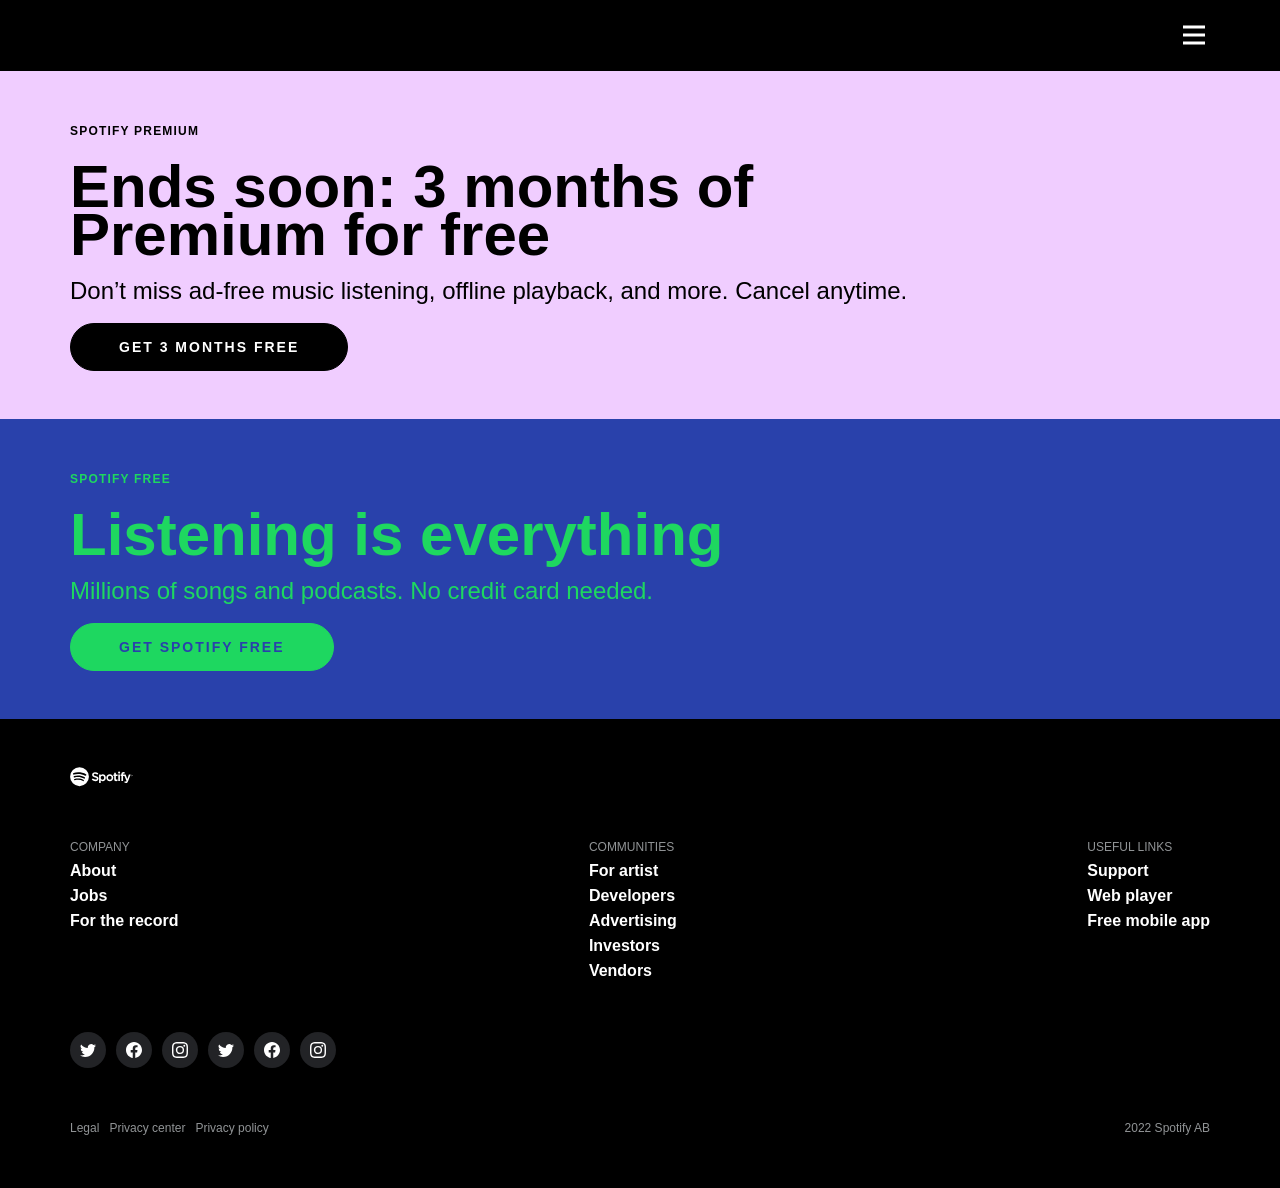
<file: spotify/index.html>
<!doctype html>
<html lang="en">

<head>
    <!-- Required meta tags -->
    <meta charset="utf-8">
    <meta name="viewport" content="width=device-width, initial-scale=1">

    <!-- CSS -->
    <link href="./style.css" rel="stylesheet">

    <title>Hello, world!</title>
</head>

<body>
    <nav class="navbar">
        <div class="container">
            <a class="navbar-brand brand" href="#" title="Brand">
                <svg xmlns="http://www.w3.org/2000/svg" width="63" height="20" fill="currentColor" viewBox="0 0 63 20">
                    <g fill-rule="evenodd" class="svelte-1gcdbl9">
                        <path
                            d="M61.842 9.506a1.02 1.02 0 0 1-1.023-1.024c0-.562.453-1.03 1.029-1.03a1.02 1.02 0 0 1 1.023 1.024 1.03 1.03 0 0 1-1.029 1.03m.006-1.952a.915.915 0 0 0-.922.928c0 .51.394.921.916.921a.916.916 0 0 0 .922-.927.908.908 0 0 0-.916-.922m.226 1.027l.29.406h-.244l-.26-.372h-.225v.372h-.204V7.912h.48c.249 0 .413.128.413.343 0 .176-.102.284-.25.326m-.172-.485h-.267v.34h.267c.133 0 .212-.065.212-.17 0-.11-.08-.17-.212-.17m-12.804-3.52a1.043 1.043 0 1 0-.001 2.086 1.043 1.043 0 0 0 0-2.087m.72 2.89h-1.454a.107.107 0 0 0-.106.107v6.346c0 .06.047.107.106.107h1.455a.107.107 0 0 0 .107-.107V7.572a.107.107 0 0 0-.107-.107m3.233.006v-.2c0-.592.227-.856.736-.856.303 0 .546.06.82.152a.106.106 0 0 0 .14-.102V5.24a.107.107 0 0 0-.076-.102 3.993 3.993 0 0 0-1.21-.174c-1.343 0-2.053.757-2.053 2.188v.308h-.699a.107.107 0 0 0-.107.106v1.257c0 .059.048.107.107.107h.699v4.99c0 .058.047.106.106.106h1.455a.107.107 0 0 0 .106-.107v-4.99h1.358l2.081 4.99c-.236.523-.468.628-.785.628-.257 0-.527-.077-.803-.228a.109.109 0 0 0-.084-.008.106.106 0 0 0-.063.058l-.493 1.081a.106.106 0 0 0 .045.138c.515.279.98.398 1.554.398 1.074 0 1.668-.5 2.191-1.847L60.6 7.617a.106.106 0 0 0-.099-.146h-1.514a.107.107 0 0 0-.1.072l-1.552 4.431-1.7-4.434a.106.106 0 0 0-.099-.069h-2.485m-5.577-.006h-1.6V5.828a.106.106 0 0 0-.107-.106h-1.455a.107.107 0 0 0-.106.106v1.637h-.7a.106.106 0 0 0-.106.107v1.25c0 .059.048.107.106.107h.7v3.234c0 1.308.65 1.97 1.934 1.97.522 0 .954-.107 1.362-.338a.106.106 0 0 0 .054-.093v-1.19a.106.106 0 0 0-.154-.096c-.28.141-.551.206-.854.206-.467 0-.675-.211-.675-.686V8.929h1.6a.106.106 0 0 0 .107-.107v-1.25a.106.106 0 0 0-.106-.107m-7.671-.133c-1.96 0-3.497 1.51-3.497 3.437 0 1.907 1.526 3.4 3.473 3.4 1.967 0 3.508-1.504 3.508-3.424 0-1.914-1.53-3.413-3.484-3.413m0 5.362c-1.043 0-1.83-.838-1.83-1.95 0-1.115.76-1.924 1.806-1.924 1.05 0 1.84.838 1.84 1.95 0 1.115-.763 1.924-1.816 1.924m-7.014-5.362c-.82 0-1.492.323-2.046.984v-.744a.107.107 0 0 0-.106-.107h-1.455a.107.107 0 0 0-.106.107v8.27c0 .058.048.106.106.106h1.455a.107.107 0 0 0 .106-.106v-2.61c.555.621 1.227.925 2.046.925 1.522 0 3.063-1.172 3.063-3.412s-1.54-3.413-3.063-3.413m1.372 3.413c0 1.14-.703 1.937-1.709 1.937-.995 0-1.745-.833-1.745-1.937s.75-1.937 1.745-1.937c.99 0 1.71.814 1.71 1.937m-8.437-1.81c-1.624-.388-1.913-.66-1.913-1.231 0-.54.508-.903 1.264-.903.732 0 1.459.275 2.22.843a.107.107 0 0 0 .15-.023l.794-1.119a.107.107 0 0 0-.02-.144c-.906-.728-1.927-1.081-3.12-1.081-1.755 0-2.98 1.052-2.98 2.559 0 1.615 1.057 2.187 2.884 2.628 1.554.358 1.817.658 1.817 1.195 0 .594-.53.963-1.385.963-.948 0-1.721-.32-2.587-1.068a.11.11 0 0 0-.078-.026.105.105 0 0 0-.073.038l-.89 1.058a.105.105 0 0 0 .011.148 5.303 5.303 0 0 0 3.581 1.373c1.89 0 3.112-1.033 3.112-2.631 0-1.351-.807-2.098-2.787-2.58M9.507.305a9.41 9.41 0 1 0 0 18.82 9.41 9.41 0 0 0 0-18.82m4.316 13.572a.586.586 0 0 1-.807.195c-2.21-1.35-4.99-1.655-8.266-.907a.586.586 0 1 1-.261-1.143c3.584-.82 6.659-.467 9.139 1.049.276.169.363.53.195.806m1.15-2.562a.734.734 0 0 1-1.008.242c-2.529-1.555-6.385-2.005-9.377-1.097a.735.735 0 0 1-.426-1.404c3.418-1.037 7.666-.534 10.57 1.25a.734.734 0 0 1 .242 1.01m.1-2.669C12.04 6.846 7.036 6.68 4.141 7.56a.88.88 0 1 1-.511-1.684c3.323-1.01 8.849-.814 12.34 1.258a.88.88 0 0 1-.898 1.514">
                        </path>
                    </g>
                </svg>
            </a>
            <input type="checkbox" id="navbar-toggler-hidden-checkbox" />
            <label class="navbar-toggler" for="navbar-toggler-hidden-checkbox">
                <div class="bar"></div>
                <div class="bar"></div>
                <div class="bar"></div>
            </label>
            <div class="navbar-collapse">
                <ul class="navbar-nav">
                    <li class="nav-item">
                        <a class="nav-link active" title="Premium" href="#">Premium</a>
                    </li>
                    <li class="nav-item">
                        <a class="nav-link" href="#" title="Support">Support</a>
                    </li>
                    <li class="nav-item">
                        <a class="nav-link" href="#" title="Download">Download</a>
                    </li>
                    <li class="nav-item nav-item-separator"></li>
                    <li class="nav-item">
                        <a class="nav-link active" title="Sign up" href="#">Sign up</a>
                    </li>
                    <li class="nav-item">
                        <a class="nav-link" href="#" title="Login">Login</a>
                    </li>
                </ul>
            </div>
        </div>
    </nav>
    <section class="section section-premium pt pb">
        <div class="container">
            <h3>Spotify premium</h3>
            <h1>Ends soon: 3 months of<br>Premium for free</h1>
            <h2>Don’t miss ad-free music listening, offline playback, and more. Cancel anytime.</h2>
            <a class="btn btn-primary" href="#" title="Get 3 months free">Get 3 months free</a>
        </div>
    </section>
    <section class="section section-free pt pb">
        <div class="container">
            <h3>Spotify free</h3>
            <h1>Listening is everything</h1>
            <h2>Millions of songs and podcasts. No credit card needed.</h2>
            <a class="btn btn-pimary" href="#" title="Get 3 months free">Get Spotify free</a>
        </div>
    </section>
    <footer>
        <div class="container">
            <div class="footer-brand mb">
                <a href="#" title="Spotify">
                    <svg xmlns="http://www.w3.org/2000/svg" width="63" height="20" fill="currentColor"
                        viewBox="0 0 63 20">
                        <g fill-rule="evenodd" class="svelte-1gcdbl9">
                            <path
                                d="M61.842 9.506a1.02 1.02 0 0 1-1.023-1.024c0-.562.453-1.03 1.029-1.03a1.02 1.02 0 0 1 1.023 1.024 1.03 1.03 0 0 1-1.029 1.03m.006-1.952a.915.915 0 0 0-.922.928c0 .51.394.921.916.921a.916.916 0 0 0 .922-.927.908.908 0 0 0-.916-.922m.226 1.027l.29.406h-.244l-.26-.372h-.225v.372h-.204V7.912h.48c.249 0 .413.128.413.343 0 .176-.102.284-.25.326m-.172-.485h-.267v.34h.267c.133 0 .212-.065.212-.17 0-.11-.08-.17-.212-.17m-12.804-3.52a1.043 1.043 0 1 0-.001 2.086 1.043 1.043 0 0 0 0-2.087m.72 2.89h-1.454a.107.107 0 0 0-.106.107v6.346c0 .06.047.107.106.107h1.455a.107.107 0 0 0 .107-.107V7.572a.107.107 0 0 0-.107-.107m3.233.006v-.2c0-.592.227-.856.736-.856.303 0 .546.06.82.152a.106.106 0 0 0 .14-.102V5.24a.107.107 0 0 0-.076-.102 3.993 3.993 0 0 0-1.21-.174c-1.343 0-2.053.757-2.053 2.188v.308h-.699a.107.107 0 0 0-.107.106v1.257c0 .059.048.107.107.107h.699v4.99c0 .058.047.106.106.106h1.455a.107.107 0 0 0 .106-.107v-4.99h1.358l2.081 4.99c-.236.523-.468.628-.785.628-.257 0-.527-.077-.803-.228a.109.109 0 0 0-.084-.008.106.106 0 0 0-.063.058l-.493 1.081a.106.106 0 0 0 .045.138c.515.279.98.398 1.554.398 1.074 0 1.668-.5 2.191-1.847L60.6 7.617a.106.106 0 0 0-.099-.146h-1.514a.107.107 0 0 0-.1.072l-1.552 4.431-1.7-4.434a.106.106 0 0 0-.099-.069h-2.485m-5.577-.006h-1.6V5.828a.106.106 0 0 0-.107-.106h-1.455a.107.107 0 0 0-.106.106v1.637h-.7a.106.106 0 0 0-.106.107v1.25c0 .059.048.107.106.107h.7v3.234c0 1.308.65 1.97 1.934 1.97.522 0 .954-.107 1.362-.338a.106.106 0 0 0 .054-.093v-1.19a.106.106 0 0 0-.154-.096c-.28.141-.551.206-.854.206-.467 0-.675-.211-.675-.686V8.929h1.6a.106.106 0 0 0 .107-.107v-1.25a.106.106 0 0 0-.106-.107m-7.671-.133c-1.96 0-3.497 1.51-3.497 3.437 0 1.907 1.526 3.4 3.473 3.4 1.967 0 3.508-1.504 3.508-3.424 0-1.914-1.53-3.413-3.484-3.413m0 5.362c-1.043 0-1.83-.838-1.83-1.95 0-1.115.76-1.924 1.806-1.924 1.05 0 1.84.838 1.84 1.95 0 1.115-.763 1.924-1.816 1.924m-7.014-5.362c-.82 0-1.492.323-2.046.984v-.744a.107.107 0 0 0-.106-.107h-1.455a.107.107 0 0 0-.106.107v8.27c0 .058.048.106.106.106h1.455a.107.107 0 0 0 .106-.106v-2.61c.555.621 1.227.925 2.046.925 1.522 0 3.063-1.172 3.063-3.412s-1.54-3.413-3.063-3.413m1.372 3.413c0 1.14-.703 1.937-1.709 1.937-.995 0-1.745-.833-1.745-1.937s.75-1.937 1.745-1.937c.99 0 1.71.814 1.71 1.937m-8.437-1.81c-1.624-.388-1.913-.66-1.913-1.231 0-.54.508-.903 1.264-.903.732 0 1.459.275 2.22.843a.107.107 0 0 0 .15-.023l.794-1.119a.107.107 0 0 0-.02-.144c-.906-.728-1.927-1.081-3.12-1.081-1.755 0-2.98 1.052-2.98 2.559 0 1.615 1.057 2.187 2.884 2.628 1.554.358 1.817.658 1.817 1.195 0 .594-.53.963-1.385.963-.948 0-1.721-.32-2.587-1.068a.11.11 0 0 0-.078-.026.105.105 0 0 0-.073.038l-.89 1.058a.105.105 0 0 0 .011.148 5.303 5.303 0 0 0 3.581 1.373c1.89 0 3.112-1.033 3.112-2.631 0-1.351-.807-2.098-2.787-2.58M9.507.305a9.41 9.41 0 1 0 0 18.82 9.41 9.41 0 0 0 0-18.82m4.316 13.572a.586.586 0 0 1-.807.195c-2.21-1.35-4.99-1.655-8.266-.907a.586.586 0 1 1-.261-1.143c3.584-.82 6.659-.467 9.139 1.049.276.169.363.53.195.806m1.15-2.562a.734.734 0 0 1-1.008.242c-2.529-1.555-6.385-2.005-9.377-1.097a.735.735 0 0 1-.426-1.404c3.418-1.037 7.666-.534 10.57 1.25a.734.734 0 0 1 .242 1.01m.1-2.669C12.04 6.846 7.036 6.68 4.141 7.56a.88.88 0 1 1-.511-1.684c3.323-1.01 8.849-.814 12.34 1.258a.88.88 0 0 1-.898 1.514">
                            </path>
                        </g>
                    </svg>
                </a>
            </div>
            <div class="footer-primary mb">
                <ul>
                    <li>COMPANY</li>
                    <li><a href="#" title="About">About</a></li>
                    <li><a href="#" title="Jobs">Jobs</a></li>
                    <li><a href="#" title="For the record">For the record</a></li>
                </ul>
                <ul>
                    <li>COMMUNITIES</li>
                    <li><a href="#" title="For artists">For artist</a></li>
                    <li><a href="#" title="Developers">Developers</a></li>
                    <li><a href="#" title="Advertising">Advertising</a></li>
                    <li><a href="#" title="Investors">Investors</a></li>
                    <li><a href="#" title="Vendors">Vendors</a></li>
                </ul>
                <ul>
                    <li>USEFUL LINKS</li>
                    <li><a href="#" title="Support">Support</a></li>
                    <li><a href="#" title="Web player">Web player</a></li>
                    <li><a href="#" title="Free mobile app">Free mobile app</a></li>
                </ul>
            </div>

            <div class="footer-social mb">
                <ul>
                    <li>
                        <a href="#" title="Twitter">
                            <svg xmlns="http://www.w3.org/2000/svg" width="16" height="16" fill="currentColor"
                                class="bi bi-twitter" viewBox="0 0 16 16">
                                <path
                                    d="M5.026 15c6.038 0 9.341-5.003 9.341-9.334 0-.14 0-.282-.006-.422A6.685 6.685 0 0 0 16 3.542a6.658 6.658 0 0 1-1.889.518 3.301 3.301 0 0 0 1.447-1.817 6.533 6.533 0 0 1-2.087.793A3.286 3.286 0 0 0 7.875 6.03a9.325 9.325 0 0 1-6.767-3.429 3.289 3.289 0 0 0 1.018 4.382A3.323 3.323 0 0 1 .64 6.575v.045a3.288 3.288 0 0 0 2.632 3.218 3.203 3.203 0 0 1-.865.115 3.23 3.23 0 0 1-.614-.057 3.283 3.283 0 0 0 3.067 2.277A6.588 6.588 0 0 1 .78 13.58a6.32 6.32 0 0 1-.78-.045A9.344 9.344 0 0 0 5.026 15z" />
                            </svg>
                        </a>
                    </li>
                    <li>
                        <a href="#" title="Facebook">
                            <svg xmlns="http://www.w3.org/2000/svg" width="16" height="16" fill="currentColor"
                                class="bi bi-facebook" viewBox="0 0 16 16">
                                <path
                                    d="M16 8.049c0-4.446-3.582-8.05-8-8.05C3.58 0-.002 3.603-.002 8.05c0 4.017 2.926 7.347 6.75 7.951v-5.625h-2.03V8.05H6.75V6.275c0-2.017 1.195-3.131 3.022-3.131.876 0 1.791.157 1.791.157v1.98h-1.009c-.993 0-1.303.621-1.303 1.258v1.51h2.218l-.354 2.326H9.25V16c3.824-.604 6.75-3.934 6.75-7.951z" />
                            </svg>
                        </a>
                    </li>
                    <li>
                        <a href="#" title="Instagram">
                            <svg xmlns="http://www.w3.org/2000/svg" width="16" height="16" fill="currentColor"
                                class="bi bi-instagram" viewBox="0 0 16 16">
                                <path
                                    d="M8 0C5.829 0 5.556.01 4.703.048 3.85.088 3.269.222 2.76.42a3.917 3.917 0 0 0-1.417.923A3.927 3.927 0 0 0 .42 2.76C.222 3.268.087 3.85.048 4.7.01 5.555 0 5.827 0 8.001c0 2.172.01 2.444.048 3.297.04.852.174 1.433.372 1.942.205.526.478.972.923 1.417.444.445.89.719 1.416.923.51.198 1.09.333 1.942.372C5.555 15.99 5.827 16 8 16s2.444-.01 3.298-.048c.851-.04 1.434-.174 1.943-.372a3.916 3.916 0 0 0 1.416-.923c.445-.445.718-.891.923-1.417.197-.509.332-1.09.372-1.942C15.99 10.445 16 10.173 16 8s-.01-2.445-.048-3.299c-.04-.851-.175-1.433-.372-1.941a3.926 3.926 0 0 0-.923-1.417A3.911 3.911 0 0 0 13.24.42c-.51-.198-1.092-.333-1.943-.372C10.443.01 10.172 0 7.998 0h.003zm-.717 1.442h.718c2.136 0 2.389.007 3.232.046.78.035 1.204.166 1.486.275.373.145.64.319.92.599.28.28.453.546.598.92.11.281.24.705.275 1.485.039.843.047 1.096.047 3.231s-.008 2.389-.047 3.232c-.035.78-.166 1.203-.275 1.485a2.47 2.47 0 0 1-.599.919c-.28.28-.546.453-.92.598-.28.11-.704.24-1.485.276-.843.038-1.096.047-3.232.047s-2.39-.009-3.233-.047c-.78-.036-1.203-.166-1.485-.276a2.478 2.478 0 0 1-.92-.598 2.48 2.48 0 0 1-.6-.92c-.109-.281-.24-.705-.275-1.485-.038-.843-.046-1.096-.046-3.233 0-2.136.008-2.388.046-3.231.036-.78.166-1.204.276-1.486.145-.373.319-.64.599-.92.28-.28.546-.453.92-.598.282-.11.705-.24 1.485-.276.738-.034 1.024-.044 2.515-.045v.002zm4.988 1.328a.96.96 0 1 0 0 1.92.96.96 0 0 0 0-1.92zm-4.27 1.122a4.109 4.109 0 1 0 0 8.217 4.109 4.109 0 0 0 0-8.217zm0 1.441a2.667 2.667 0 1 1 0 5.334 2.667 2.667 0 0 1 0-5.334z" />
                            </svg>
                        </a>
                    </li>
                    <li>
                        <a href="#" title="Twitter">
                            <svg xmlns="http://www.w3.org/2000/svg" width="16" height="16" fill="currentColor"
                                class="bi bi-twitter" viewBox="0 0 16 16">
                                <path
                                    d="M5.026 15c6.038 0 9.341-5.003 9.341-9.334 0-.14 0-.282-.006-.422A6.685 6.685 0 0 0 16 3.542a6.658 6.658 0 0 1-1.889.518 3.301 3.301 0 0 0 1.447-1.817 6.533 6.533 0 0 1-2.087.793A3.286 3.286 0 0 0 7.875 6.03a9.325 9.325 0 0 1-6.767-3.429 3.289 3.289 0 0 0 1.018 4.382A3.323 3.323 0 0 1 .64 6.575v.045a3.288 3.288 0 0 0 2.632 3.218 3.203 3.203 0 0 1-.865.115 3.23 3.23 0 0 1-.614-.057 3.283 3.283 0 0 0 3.067 2.277A6.588 6.588 0 0 1 .78 13.58a6.32 6.32 0 0 1-.78-.045A9.344 9.344 0 0 0 5.026 15z" />
                            </svg>
                        </a>
                    </li>
                    <li>
                        <a href="#" title="Facebook">
                            <svg xmlns="http://www.w3.org/2000/svg" width="16" height="16" fill="currentColor"
                                class="bi bi-facebook" viewBox="0 0 16 16">
                                <path
                                    d="M16 8.049c0-4.446-3.582-8.05-8-8.05C3.58 0-.002 3.603-.002 8.05c0 4.017 2.926 7.347 6.75 7.951v-5.625h-2.03V8.05H6.75V6.275c0-2.017 1.195-3.131 3.022-3.131.876 0 1.791.157 1.791.157v1.98h-1.009c-.993 0-1.303.621-1.303 1.258v1.51h2.218l-.354 2.326H9.25V16c3.824-.604 6.75-3.934 6.75-7.951z" />
                            </svg>
                        </a>
                    </li>
                    <li>
                        <a href="#" title="Instagram">
                            <svg xmlns="http://www.w3.org/2000/svg" width="16" height="16" fill="currentColor"
                                class="bi bi-instagram" viewBox="0 0 16 16">
                                <path
                                    d="M8 0C5.829 0 5.556.01 4.703.048 3.85.088 3.269.222 2.76.42a3.917 3.917 0 0 0-1.417.923A3.927 3.927 0 0 0 .42 2.76C.222 3.268.087 3.85.048 4.7.01 5.555 0 5.827 0 8.001c0 2.172.01 2.444.048 3.297.04.852.174 1.433.372 1.942.205.526.478.972.923 1.417.444.445.89.719 1.416.923.51.198 1.09.333 1.942.372C5.555 15.99 5.827 16 8 16s2.444-.01 3.298-.048c.851-.04 1.434-.174 1.943-.372a3.916 3.916 0 0 0 1.416-.923c.445-.445.718-.891.923-1.417.197-.509.332-1.09.372-1.942C15.99 10.445 16 10.173 16 8s-.01-2.445-.048-3.299c-.04-.851-.175-1.433-.372-1.941a3.926 3.926 0 0 0-.923-1.417A3.911 3.911 0 0 0 13.24.42c-.51-.198-1.092-.333-1.943-.372C10.443.01 10.172 0 7.998 0h.003zm-.717 1.442h.718c2.136 0 2.389.007 3.232.046.78.035 1.204.166 1.486.275.373.145.64.319.92.599.28.28.453.546.598.92.11.281.24.705.275 1.485.039.843.047 1.096.047 3.231s-.008 2.389-.047 3.232c-.035.78-.166 1.203-.275 1.485a2.47 2.47 0 0 1-.599.919c-.28.28-.546.453-.92.598-.28.11-.704.24-1.485.276-.843.038-1.096.047-3.232.047s-2.39-.009-3.233-.047c-.78-.036-1.203-.166-1.485-.276a2.478 2.478 0 0 1-.92-.598 2.48 2.48 0 0 1-.6-.92c-.109-.281-.24-.705-.275-1.485-.038-.843-.046-1.096-.046-3.233 0-2.136.008-2.388.046-3.231.036-.78.166-1.204.276-1.486.145-.373.319-.64.599-.92.28-.28.546-.453.92-.598.282-.11.705-.24 1.485-.276.738-.034 1.024-.044 2.515-.045v.002zm4.988 1.328a.96.96 0 1 0 0 1.92.96.96 0 0 0 0-1.92zm-4.27 1.122a4.109 4.109 0 1 0 0 8.217 4.109 4.109 0 0 0 0-8.217zm0 1.441a2.667 2.667 0 1 1 0 5.334 2.667 2.667 0 0 1 0-5.334z" />
                            </svg>
                        </a>
                    </li>
                </ul>
            </div>

            <div class="footer-secondary">
                <ul>
                    <li><a href="#" title="Legal">Legal</a></li>
                    <li><a href="#" title="Privacy center">Privacy center</a></li>
                    <li><a href="#" title="Privacy policy">Privacy policy</a></li>
                    <li><a href="#" title="2022 Spotify AB">2022 Spotify AB</a></li>
                </ul>
            </div>

        </div>
    </footer>
    <script src="./script.js"></script>
</body>

</html>
</file>
<file: spotify/style.css>
/* General */
body {
  margin: 0;
  font-family: sans-serif;
  font-size: 16px;
  font-weight: 300;
  line-height: 24px;
  color: #000;
  background-color: #fff;
}

p {
  margin: 0 0 16px 0;
}

ul {
  margin: 0;
  padding: 0;
  list-style: none;
}

svg {
  display: block;
}

/* Links */
a {
  color: #000;
  text-decoration: none;
}

a:hover {
  color: #1ed760;
}

/* Titles */
h1,
h2,
h3 {
  margin: 0 0 20px;
}

h1 {
  font-size: 26px;
  font-weight: 900;
  line-height: 26px;
}

@media (min-width: 768px) {
  h1 {
    font-size: 48px;
    line-height: 48px;
  }
}

@media (min-width: 1200px) {
  h1 {
    font-size: 60px;
  }
}

h2 {
  font-size: 18px;
  font-weight: 300;
}

@media (min-width: 768px) {
  h2 {
    font-size: 24px;
  }
}

h3 {
  font-size: 12px;
  font-weight: 700;
  text-transform: uppercase;
  letter-spacing: 0.1em;
}

/* Container */
.container {
  padding: 0 12px;
  margin: 0 auto;
}

@media (min-width: 768px) {
  .container {
    max-width: 720px;
  }
}

@media (min-width: 1200px) {
  .container {
    max-width: 1140px;
  }
}

/* Padding */
.pt {
  padding-top: 48px;
}

.pb {
  padding-bottom: 48px;
}

/* Margin */
.mt {
  margin-top: 48px;
}

.mb {
  margin-bottom: 48px;
}

/* Buttons */
.btn {
  display: inline-block;
  padding: 16px 48px;
  border: 1px solid transparent;
  border-radius: 480px;
  background-color: transparent;
  color: #212529;
  font-weight: 700;
  font-size: 14px;
  line-height: 1;
  letter-spacing: 2px;
  text-transform: uppercase;
  text-align: center;
  text-decoration: none;
  vertical-align: middle;
  transition: color 0.15s ease-in-out, background-color 0.15s ease-in-out,
    border-color 0.15s ease-in-out, box-shadow 0.15s ease-in-out;
}

.btn:hover {
  color: #000;
}

.btn:focus {
  outline: 0;
  box-shadow: 0 0 0 4px rgba(0, 0, 0, 0.25);
}

.btn:focus {
  outline: 0;
  box-shadow: 0 0 0 0.25rem rgba(0, 0, 0, 0.25);
}

/* Navbar */
.navbar {
  background-color: #000;
}

.navbar .container {
  display: flex;
  flex-wrap: wrap;
  justify-content: space-between;
  align-items: center;
  padding: 16px;
}

.navbar-toggler {
  display: inline-block;
  height: 24px;
  width: 24px;
  padding: 4px;
  cursor: pointer;
  border: none;
  position: relative;
  z-index: 1;
}

.navbar-toggler .bar {
  height: 3px;
  width: 22px;
  background-color: #fff;
  transition: all 0.2s ease;
  position: absolute;
  top: 50%;
  left: 50%;
  transform: translate(-50%, -50%);
}

.navbar-toggler .bar:nth-of-type(2) {
  top: 25%;
}

.navbar-toggler .bar:nth-of-type(1) {
  top: 75%;
}

#navbar-toggler-hidden-checkbox:checked + .navbar-toggler .bar:nth-of-type(2) {
  opacity: 0;
}

#navbar-toggler-hidden-checkbox:checked + .navbar-toggler .bar:nth-of-type(1) {
  top: 50%;
  transform: translate(-50%, -50%) rotate(45deg);
}

#navbar-toggler-hidden-checkbox:checked + .navbar-toggler .bar:nth-of-type(3) {
  top: 50%;
  transform: translate(-50%, -50%) rotate(-45deg);
}

#navbar-toggler-hidden-checkbox {
  display: none;
}

.navbar-collapse {
  color: #fff;
  background-color: #000;
  flex-basis: 100%;
  flex-grow: 1;
  align-items: center;
  float: right;
  overflow: hidden;
  width: 0;
  transition: width 0.2s ease;
  position: fixed;
  top: 0;
  right: 0;
  height: 100vh;
  margin-top: 0;
}

#navbar-toggler-hidden-checkbox:checked ~ .navbar-collapse {
  width: 100vw;
}

.navbar-nav {
  display: flex;
  flex-direction: column;
  padding: 48px;
  margin-bottom: 0;
  list-style: none;
}

.nav-item-separator {
  width: 25px;
  height: 4px;
  background-color: #fff;
  margin: 1rem 0;
}

.nav-link {
  display: block;
  text-decoration: none;
  font-size: 26px;
  font-weight: 700;
  color: #fff;
  padding: 0.5rem 0;
}

/* Section */
.section {
  text-align: center;
}

@media (min-width: 1200px) {
  .section {
    text-align: left;
  }
}

.section-premium {
  background-color: #f0cdff;
}

.section-free {
  color: #1ed760;
  background-color: #2941ab;
}

.section-free .btn {
  color: #2941ab;
  background-color: #1ed760;
  border-color: #1ed760;
}

.section-premium .btn:hover,
.section-premium .btn:focus,
.section-premium .btn:active {
  background-color: #43e57d;
  border-color: #43e57d;
}

.section-premium .btn {
  color: #fff;
  background-color: #000;
  border-color: #000;
}

.section-premium .btn:hover,
.section-premium .btn:focus,
.section-premium .btn:active {
  background-color: #101010;
  border-color: #101010;
}

/* Footer */
footer {
  background-color: black;
  font-size: 12px;
  padding: 48px 0;
}

footer a {
  color: white;
}

footer a:hover {
  color: #1ed760;
}

/* Footer social links */
.footer-social ul {
  display: flex;
  flex-direction: row;
  justify-content: start;
  align-items: center;
}

.footer-social ul li {
  margin-right: 10px;
  padding: 10px;
  border-radius: 50%;
  background-color: #222326;
}

.footer-social ul li:last-child {
  margin-right: 0;
}

/* Footer primary */
.footer-primary a {
  font-size: 16px;
  font-weight: 700;
}

@media (min-width: 768px) {
  .footer-primary {
    display: flex;
    flex-direction: row;
    justify-content: space-between;
  }
}

.footer-primary ul:not(:last-child) {
  margin-bottom: 48px;
}

@media (min-width: 768px) {
  .footer-primary ul:not(:last-child) {
    margin-bottom: 0;
  }
}

.footer-primary ul li:first-child {
  text-transform: uppercase;
  color: #919496;
}

/* Footer secondary */
.footer-secondary a {
  color: #919496;
}

.footer-secondary ul {
  display: flex;
  flex-direction: row;
}

.footer-secondary ul li {
  margin-right: 10px;
}

.footer-secondary ul li:last-child {
  margin-right: 0;
  margin-left: auto;
}

/* Brand */
.brand svg {
  display: inline-block;
  width: 100px;
  height: auto;
}
</file>
